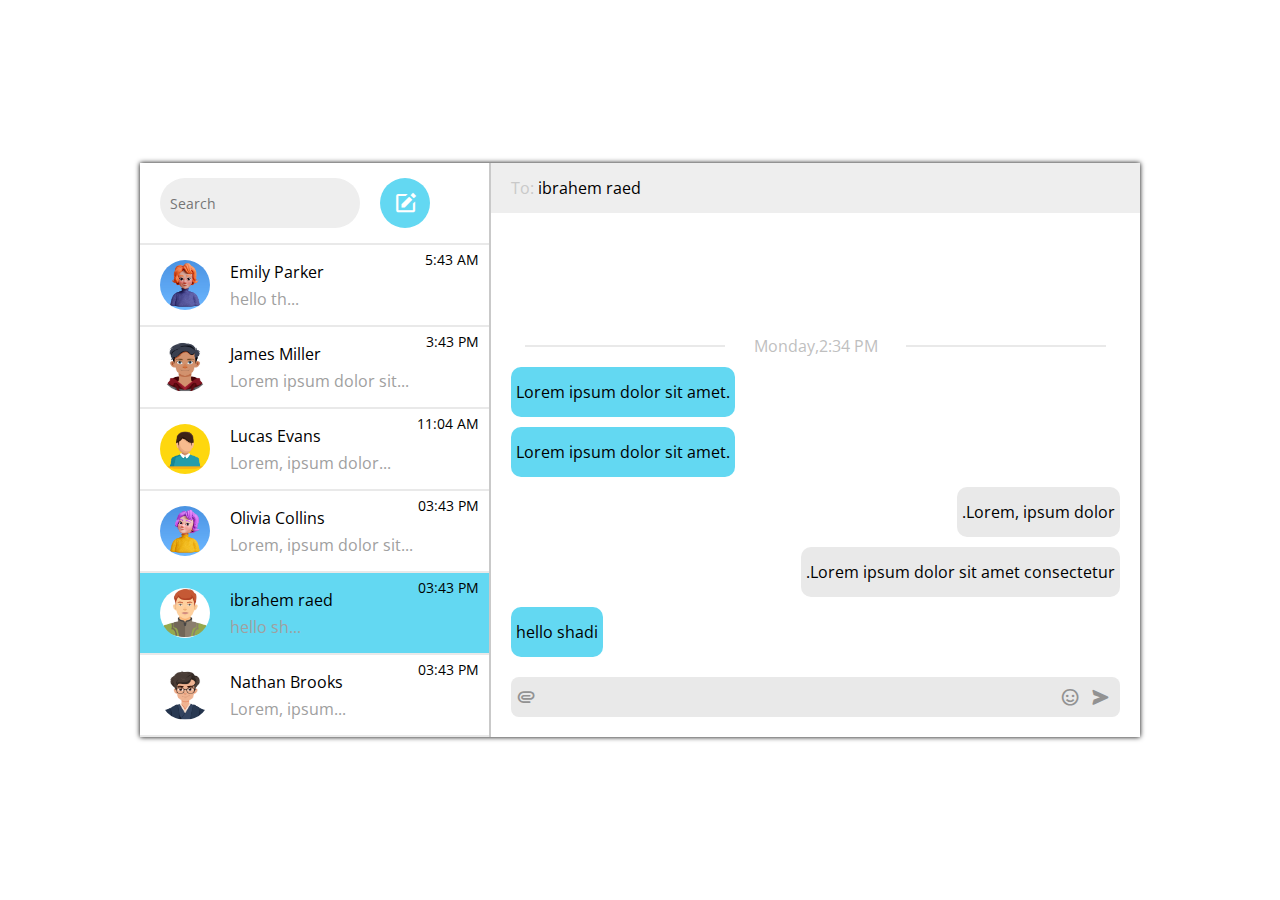
<file: Challenges/Chat Messenger With Background/index.html>
<!DOCTYPE html>
<html lang="en">

<head>
    <meta charset="UTF-8">
    <meta name="viewport" content="width=device-width, initial-scale=1.0">
    <title>Document</title>
    <!-- css -->
    <link rel="stylesheet" href="style.css">
    <!-- Boxicons CSS -->
    <link href='https://unpkg.com/boxicons@2.1.4/css/boxicons.min.css' rel='stylesheet'>

    <link href="https://fonts.googleapis.com/css2?family=Open+Sans&display=swap" rel="stylesheet">
</head>

<body id="ibrahem">
    <div class="container">
        <div class="left">
            <div class="item search">
                <div class="search_input">
                    <input type="search" placeholder="Search">
                </div>
                <div class="search_icon">
                    <i class='bx bxs-edit'></i>
                </div>
            </div>
            <div class="item chat_1">
                <div class="image">
                    <img src="images/image_1.jpg" alt="">
                </div>
                <div class="text">
                    <p class="text_1">Emily Parker</p>
                    <p class="text_2"> hello th...</p>
                </div>
                <div class="time">
                    <span>5:43 AM</span>
                </div>
            </div>
            <div class="item chat_2">
                <div class="image">
                    <img src="images/image_2.jpg" alt="">
                </div>
                <div class="text">
                    <p class="text_1">James Miller</p>
                    <p class="text_2"> Lorem ipsum dolor sit...</p>
                </div>
                <div class="time">
                    <span>3:43 PM</span>
                </div>
            </div>
            <div class="item chat_3">
                <div class="image">
                    <img src="images/image_3.jpg" alt="">
                </div>
                <div class="text">
                    <p class="text_1">Lucas Evans</p>
                    <p class="text_2"> Lorem, ipsum dolor...</p>
                </div>
                <div class="time">
                    <span>11:04 AM</span>
                </div>
            </div>
            <div class="item chat_4">
                <div class="image">
                    <img src="images/image_4.jpg" alt="">
                </div>
                <div class="text">
                    <p class="text_1">Olivia Collins</p>
                    <p class="text_2"> Lorem, ipsum dolor sit...</p>
                </div>
                <div class="time">
                    <span>03:43 PM</span>
                </div>
            </div>
            <div class="item chat_5">
                <div class="image">
                    <img src="images/image_5.jpg" alt="">
                </div>
                <div class="text">
                    <p class="text_1">ibrahem raed</p>
                    <p class="text_2"> hello sh...</p>
                </div>
                <div class="time">
                    <span>03:43 PM</span>
                </div>
            </div>
            <div class="item chat_6">
                <div class="image">
                    <img src="images/image_6.jpg" alt="">
                </div>
                <div class="text">
                    <p class="text_1">Nathan Brooks</p>
                    <p class="text_2"> Lorem, ipsum...</p>
                </div>
                <div class="time">
                    <span>03:43 PM</span>
                </div>
            </div>

        </div>
        <div class="right">
            <div class="top">
                <p><span>To: </span>ibrahem raed</p>
            </div>
            <div class="bottom">
                <div class="date">
                    <div></div>
                    <p>Monday,2:34 PM</p>
                    <div></div>
                </div>
                <div class="chat">
                    <div class="message get_message">
                        <p>Lorem ipsum dolor sit amet.</p>
                    </div>
                    <div class="message get_message">
                        <p>Lorem ipsum dolor sit amet.</p>
                    </div>
                    <div class="message send_message">
                        <p>Lorem, ipsum dolor.</p>
                    </div>
                    <div class="message send_message">
                        <p>Lorem ipsum dolor sit amet consectetur.</p>
                    </div>
                    <div class="message get_message">
                        <p>hello shadi</p>
                    </div>
                </div>
                <div class="send_input">
                    <input type="text">
                    <i class='bx bx-paperclip'></i>
                    <i class='bx bx-smile'></i>
                    <i class='bx bxs-send'></i>
                </div>
            </div>
        </div>
    </div>
</body>

</html>
</file>
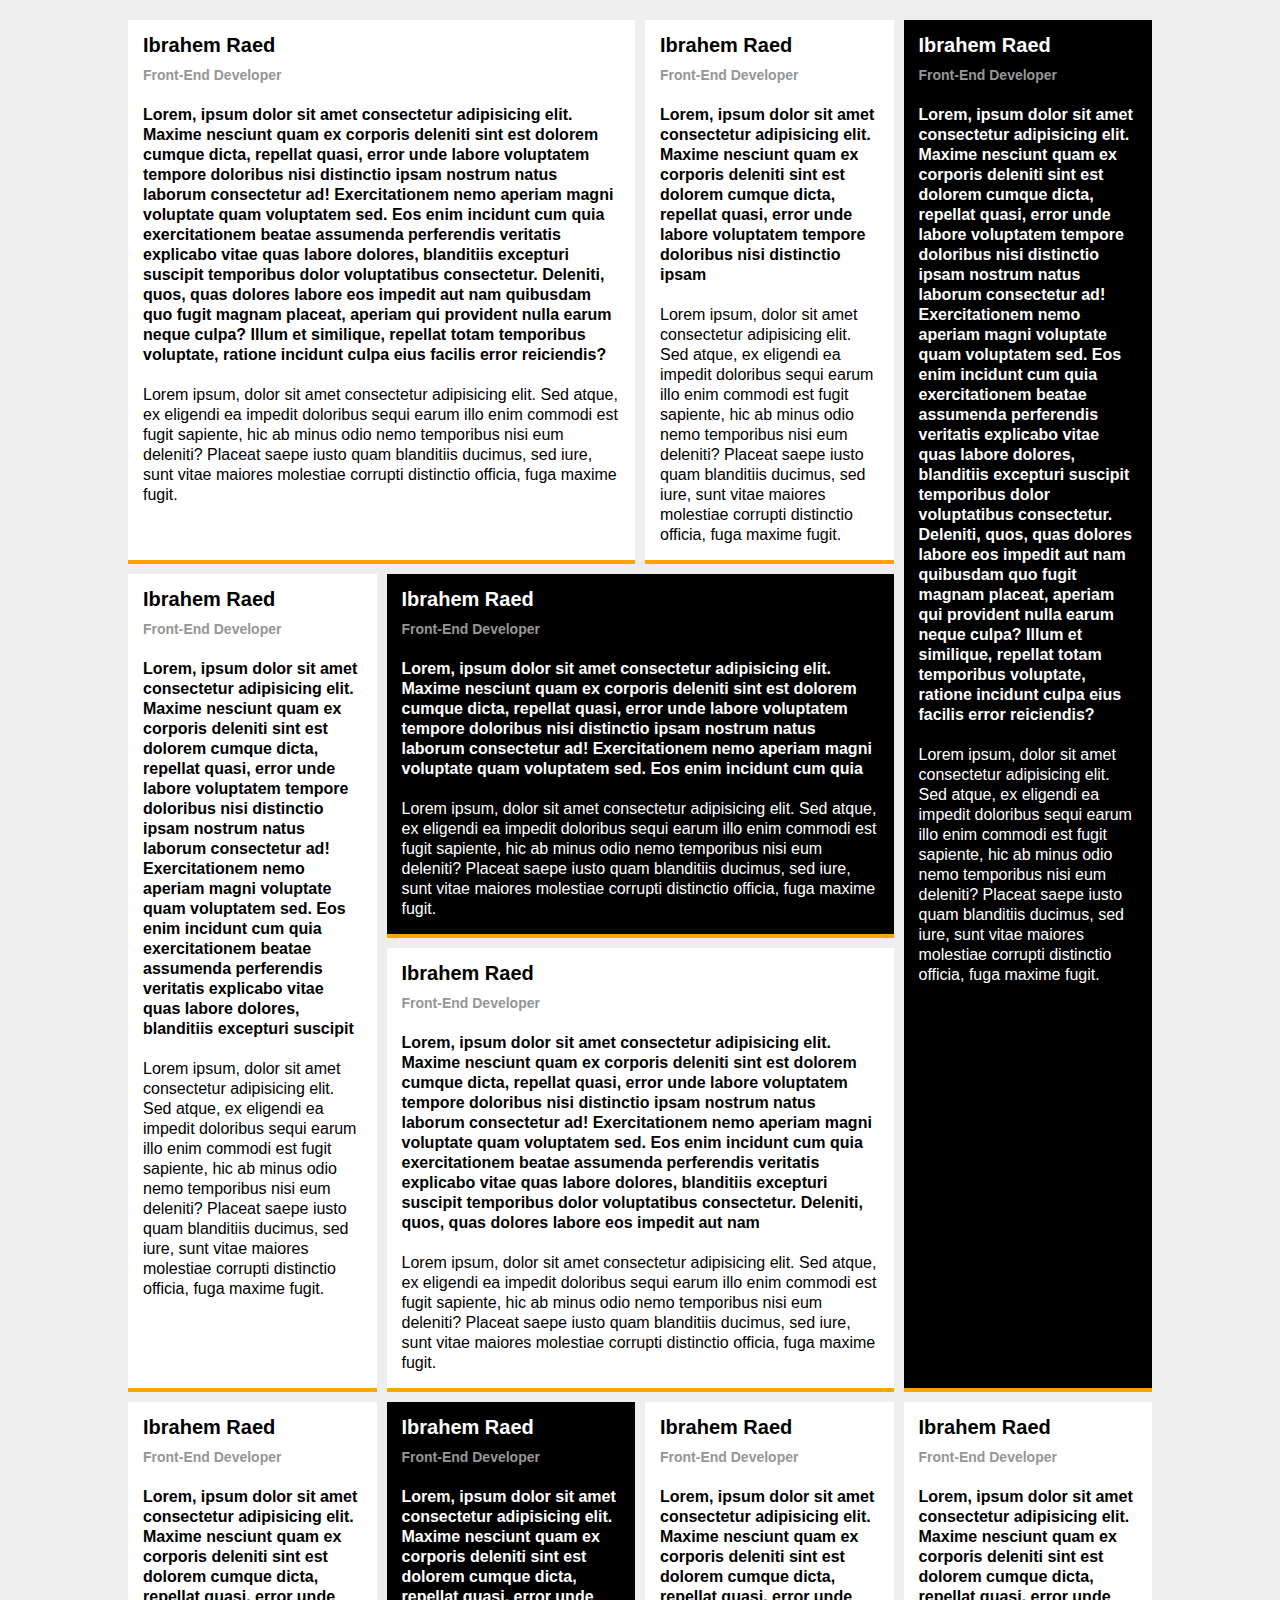
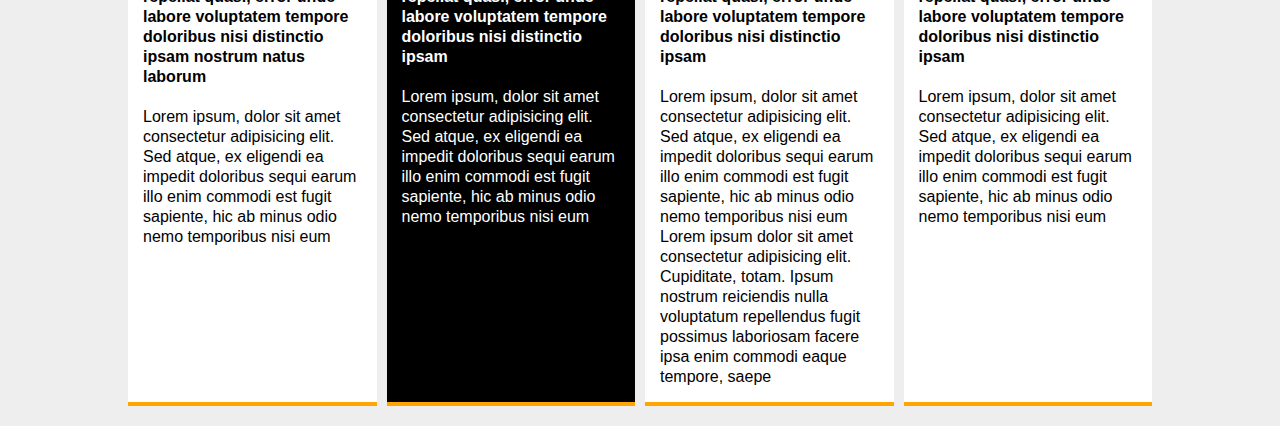
<file: Challenges/Company Team With Grid/index.html>
<!DOCTYPE html>
<html lang="en">

<head>
    <meta charset="UTF-8">
    <meta name="viewport" content="width=device-width, initial-scale=1.0">
    <title>Document</title>
    <!-- css -->
    <link rel="stylesheet" href="style.css">
    <!-- Boxicons CSS -->
    <link href='https://unpkg.com/boxicons@2.1.4/css/boxicons.min.css' rel='stylesheet'>
</head>

<body>
    <div class="container">
        <div class="members member_1">
            <div class="name_jop">
                <p class="name">ibrahem raed</p>
                <p class="jop">front-End developer</p>
            </div>
            <div class="name_description">
                <p>Lorem, ipsum dolor sit amet consectetur adipisicing elit. Maxime nesciunt quam ex corporis deleniti
                    sint est dolorem
                    cumque dicta, repellat quasi, error unde labore voluptatem tempore doloribus nisi distinctio ipsam
                    nostrum natus laborum
                    consectetur ad! Exercitationem nemo aperiam magni voluptate quam voluptatem sed. Eos enim incidunt
                    cum quia
                    exercitationem beatae assumenda perferendis veritatis explicabo vitae quas labore dolores,
                    blanditiis excepturi suscipit
                    temporibus dolor voluptatibus consectetur. Deleniti, quos, quas dolores labore eos impedit aut nam
                    quibusdam quo fugit
                    magnam placeat, aperiam qui provident nulla earum neque culpa? Illum et similique, repellat totam
                    temporibus voluptate,
                    ratione incidunt culpa eius facilis error reiciendis?
                </p>
            </div>
            <div class="jop_description">
                <p>Lorem ipsum, dolor sit amet consectetur adipisicing elit. Sed atque, ex eligendi ea impedit doloribus
                    sequi earum illo enim commodi est fugit sapiente, hic ab minus odio nemo temporibus nisi eum
                    deleniti? Placeat saepe iusto quam blanditiis ducimus, sed iure, sunt vitae maiores molestiae
                    corrupti distinctio officia, fuga maxime fugit.</p>
            </div>
        </div>
        <div class="members member_2">
            <div class="name_jop">
                <p class="name">ibrahem raed</p>
                <p class="jop">front-End developer</p>
            </div>
            <div class="name_description">
                <p>Lorem, ipsum dolor sit amet consectetur adipisicing elit. Maxime nesciunt quam ex corporis deleniti
                    sint est dolorem
                    cumque dicta, repellat quasi, error unde labore voluptatem tempore doloribus nisi distinctio ipsam
                </p>
            </div>
            <div class="jop_description">
                <p>Lorem ipsum, dolor sit amet consectetur adipisicing elit. Sed atque, ex eligendi ea impedit doloribus
                    sequi earum illo enim commodi est fugit sapiente, hic ab minus odio nemo temporibus nisi eum
                    deleniti? Placeat saepe iusto quam blanditiis ducimus, sed iure, sunt vitae maiores molestiae
                    corrupti distinctio officia, fuga maxime fugit.</p>
            </div>
        </div>
        <div class="members member_3">
            <div class="name_jop">
                <p class="name">ibrahem raed</p>
                <p class="jop">front-End developer</p>
            </div>
            <div class="name_description">
                <p>Lorem, ipsum dolor sit amet consectetur adipisicing elit. Maxime nesciunt quam ex corporis deleniti
                    sint est dolorem
                    cumque dicta, repellat quasi, error unde labore voluptatem tempore doloribus nisi distinctio ipsam
                    nostrum natus laborum
                    consectetur ad! Exercitationem nemo aperiam magni voluptate quam voluptatem sed. Eos enim incidunt
                    cum quia
                    exercitationem beatae assumenda perferendis veritatis explicabo vitae quas labore dolores,
                    blanditiis excepturi suscipit
                    temporibus dolor voluptatibus consectetur. Deleniti, quos, quas dolores labore eos impedit aut nam
                    quibusdam quo fugit
                    magnam placeat, aperiam qui provident nulla earum neque culpa? Illum et similique, repellat totam
                    temporibus voluptate,
                    ratione incidunt culpa eius facilis error reiciendis?
                </p>
            </div>
            <div class="jop_description">
                <p>Lorem ipsum, dolor sit amet consectetur adipisicing elit. Sed atque, ex eligendi ea impedit doloribus
                    sequi earum illo enim commodi est fugit sapiente, hic ab minus odio nemo temporibus nisi eum
                    deleniti? Placeat saepe iusto quam blanditiis ducimus, sed iure, sunt vitae maiores molestiae
                    corrupti distinctio officia, fuga maxime fugit.</p>
            </div>
        </div>
        <div class="members member_4">
            <div class="name_jop">
                <p class="name">ibrahem raed</p>
                <p class="jop">front-End developer</p>
            </div>
            <div class="name_description">
                <p>Lorem, ipsum dolor sit amet consectetur adipisicing elit. Maxime nesciunt quam ex corporis deleniti
                    sint est dolorem
                    cumque dicta, repellat quasi, error unde labore voluptatem tempore doloribus nisi distinctio ipsam
                    nostrum natus laborum
                    consectetur ad! Exercitationem nemo aperiam magni voluptate quam voluptatem sed. Eos enim incidunt
                    cum quia
                    exercitationem beatae assumenda perferendis veritatis explicabo vitae quas labore dolores,
                    blanditiis excepturi suscipit

                </p>
            </div>
            <div class="jop_description">
                <p>Lorem ipsum, dolor sit amet consectetur adipisicing elit. Sed atque, ex eligendi ea impedit doloribus
                    sequi earum illo enim commodi est fugit sapiente, hic ab minus odio nemo temporibus nisi eum
                    deleniti? Placeat saepe iusto quam blanditiis ducimus, sed iure, sunt vitae maiores molestiae
                    corrupti distinctio officia, fuga maxime fugit.</p>
            </div>
        </div>
        <div class="members member_5">
            <div class="name_jop">
                <p class="name">ibrahem raed</p>
                <p class="jop">front-End developer</p>
            </div>
            <div class="name_description">
                <p>Lorem, ipsum dolor sit amet consectetur adipisicing elit. Maxime nesciunt quam ex corporis deleniti
                    sint est dolorem
                    cumque dicta, repellat quasi, error unde labore voluptatem tempore doloribus nisi distinctio ipsam
                    nostrum natus laborum
                    consectetur ad! Exercitationem nemo aperiam magni voluptate quam voluptatem sed. Eos enim incidunt
                    cum quia
                </p>
            </div>
            <div class="jop_description">
                <p>Lorem ipsum, dolor sit amet consectetur adipisicing elit. Sed atque, ex eligendi ea impedit doloribus
                    sequi earum illo enim commodi est fugit sapiente, hic ab minus odio nemo temporibus nisi eum
                    deleniti? Placeat saepe iusto quam blanditiis ducimus, sed iure, sunt vitae maiores molestiae
                    corrupti distinctio officia, fuga maxime fugit.</p>
            </div>
        </div>
        <div class="members member_6">
            <div class="name_jop">
                <p class="name">ibrahem raed</p>
                <p class="jop">front-End developer</p>
            </div>
            <div class="name_description">
                <p>Lorem, ipsum dolor sit amet consectetur adipisicing elit. Maxime nesciunt quam ex corporis deleniti
                    sint est dolorem
                    cumque dicta, repellat quasi, error unde labore voluptatem tempore doloribus nisi distinctio ipsam
                    nostrum natus laborum
                    consectetur ad! Exercitationem nemo aperiam magni voluptate quam voluptatem sed. Eos enim incidunt
                    cum quia
                    exercitationem beatae assumenda perferendis veritatis explicabo vitae quas labore dolores,
                    blanditiis excepturi suscipit
                    temporibus dolor voluptatibus consectetur. Deleniti, quos, quas dolores labore eos impedit aut nam
                </p>
            </div>
            <div class="jop_description">
                <p>Lorem ipsum, dolor sit amet consectetur adipisicing elit. Sed atque, ex eligendi ea impedit doloribus
                    sequi earum illo enim commodi est fugit sapiente, hic ab minus odio nemo temporibus nisi eum
                    deleniti? Placeat saepe iusto quam blanditiis ducimus, sed iure, sunt vitae maiores molestiae
                    corrupti distinctio officia, fuga maxime fugit.</p>
            </div>
        </div>
        <div class="members member_7">
            <div class="name_jop">
                <p class="name">ibrahem raed</p>
                <p class="jop">front-End developer</p>
            </div>
            <div class="name_description">
                <p>Lorem, ipsum dolor sit amet consectetur adipisicing elit. Maxime nesciunt quam ex corporis deleniti
                    sint est dolorem
                    cumque dicta, repellat quasi, error unde labore voluptatem tempore doloribus nisi distinctio ipsam
                    nostrum natus laborum

                </p>
            </div>
            <div class="jop_description">
                <p>Lorem ipsum, dolor sit amet consectetur adipisicing elit. Sed atque, ex eligendi ea impedit doloribus
                    sequi earum illo enim commodi est fugit sapiente, hic ab minus odio nemo temporibus nisi eum
                </p>
            </div>
        </div>
        <div class="members member_8">
            <div class="name_jop">
                <p class="name">ibrahem raed</p>
                <p class="jop">front-End developer</p>
            </div>
            <div class="name_description">
                <p>Lorem, ipsum dolor sit amet consectetur adipisicing elit. Maxime nesciunt quam ex corporis deleniti
                    sint est dolorem
                    cumque dicta, repellat quasi, error unde labore voluptatem tempore doloribus nisi distinctio ipsam
                </p>
            </div>
            <div class="jop_description">
                <p>Lorem ipsum, dolor sit amet consectetur adipisicing elit. Sed atque, ex eligendi ea impedit doloribus
                    sequi earum illo enim commodi est fugit sapiente, hic ab minus odio nemo temporibus nisi eum
                </p>
            </div>
        </div>
        <div class="members member_9">
            <div class="name_jop">
                <p class="name">ibrahem raed</p>
                <p class="jop">front-End developer</p>
            </div>
            <div class="name_description">
                <p>Lorem, ipsum dolor sit amet consectetur adipisicing elit. Maxime nesciunt quam ex corporis deleniti
                    sint est dolorem
                    cumque dicta, repellat quasi, error unde labore voluptatem tempore doloribus nisi distinctio ipsam
                </p>
            </div>
            <div class="jop_description">
                <p>Lorem ipsum, dolor sit amet consectetur adipisicing elit. Sed atque, ex eligendi ea impedit doloribus
                    sequi earum illo enim commodi est fugit sapiente, hic ab minus odio nemo temporibus nisi eum
                    Lorem ipsum dolor sit amet consectetur adipisicing elit. Cupiditate, totam. Ipsum nostrum reiciendis
                    nulla voluptatum repellendus fugit possimus laboriosam facere ipsa enim commodi eaque tempore, saepe
                </p>
            </div>
        </div>
        <div class="members member_10">
            <div class="name_jop">
                <p class="name">ibrahem raed</p>
                <p class="jop">front-End developer</p>
            </div>
            <div class="name_description">
                <p>Lorem, ipsum dolor sit amet consectetur adipisicing elit. Maxime nesciunt quam ex corporis deleniti
                    sint est dolorem
                    cumque dicta, repellat quasi, error unde labore voluptatem tempore doloribus nisi distinctio ipsam
                </p>
            </div>
            <div class="jop_description">
                <p>Lorem ipsum, dolor sit amet consectetur adipisicing elit. Sed atque, ex eligendi ea impedit doloribus
                    sequi earum illo enim commodi est fugit sapiente, hic ab minus odio nemo temporibus nisi eum
                </p>
            </div>
        </div>
    </div>
</body>

</html>
</file>
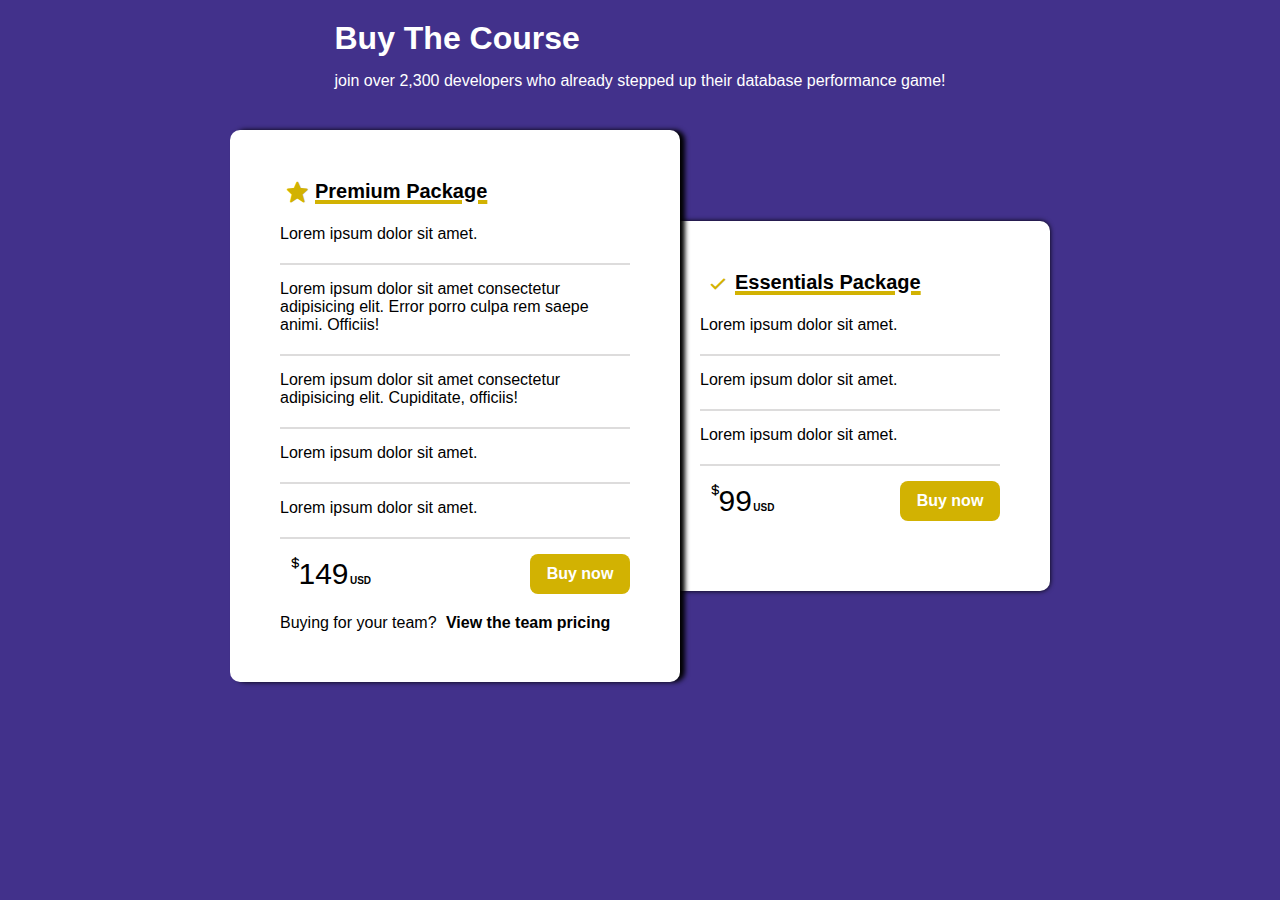
<file: Challenges/Course Offer Box/index.html>
<!DOCTYPE html>
<html lang="en">

<head>
    <meta charset="UTF-8">
    <meta name="viewport" content="width=device-width, initial-scale=1.0">
    <title>Document</title>
    <!-- css -->
    <link rel="stylesheet" href="style.css">
    <!-- Boxicons CSS -->
    <link href='https://unpkg.com/boxicons@2.1.4/css/boxicons.min.css' rel='stylesheet'>
</head>

<body>
    <div class="container">
        <div class="tilel">
            <h1>buy the course</h1>
            <span>join over 2,300 developers who already stepped up their database performance game!</span>
        </div>
        <div class="content">
            <div class="container_1">
                <div class="top">
                    <i class='bx bxs-star'></i>
                    <span>premium package</span>
                </div>
                <div class="middle">
                    <div class="allText">
                        <p class="text text_1"> Lorem ipsum dolor sit amet.</p>
                        <p class="text text_2">Lorem ipsum dolor sit amet consectetur adipisicing elit. Error porro culpa rem saepe
                            animi.
                            Officiis!</p>
                        <p class="text text_3">Lorem ipsum dolor sit amet consectetur adipisicing elit. Cupiditate, officiis!</p>
                        <p class="text text_4">Lorem ipsum dolor sit amet.</p>
                        <p class="text text_5">Lorem ipsum dolor sit amet.</p>
                    </div>
                    <div class="priceButton">
                        <div class="price">
                            <i class='bx bx-dollar'></i>
                            <span class="span_1">149</span>
                            <span class="span_2">USD</span>
                        </div>
                        <div class="button">
                            <input type="submit" value="Buy now">
                        </div>
                    </div>
                </div>
                <div class="bottom">
                    <span>Buying for your team?</span>
                    <a href="#">View the team pricing</a>
                </div>
            </div>
            
            <div class="container_2">
                <div class="top">
                    <i class='bx bx-check'></i>
                    <span>essentials package</span>
                </div>
                <div class="middle">
                    <div class="allText">
                        <p class="text text_1">Lorem ipsum dolor sit amet.</p>
                        <p class="text text_2">Lorem ipsum dolor sit amet.</p>
                        <p class="text text_3">Lorem ipsum dolor sit amet.</p>
                    </div>
                    <div class="priceButton">
                        <div class="price">
                            <i class='bx bx-dollar'></i>
                            <span class="span_1">99</span>
                            <span class="span_2">USD</span>
                        </div>
                        <div class="button">
                            <input type="submit" value="Buy now">
                        </div>
                    </div>
                </div>
            </div>
        </div>
    </div>
</body>

</html>
</file>
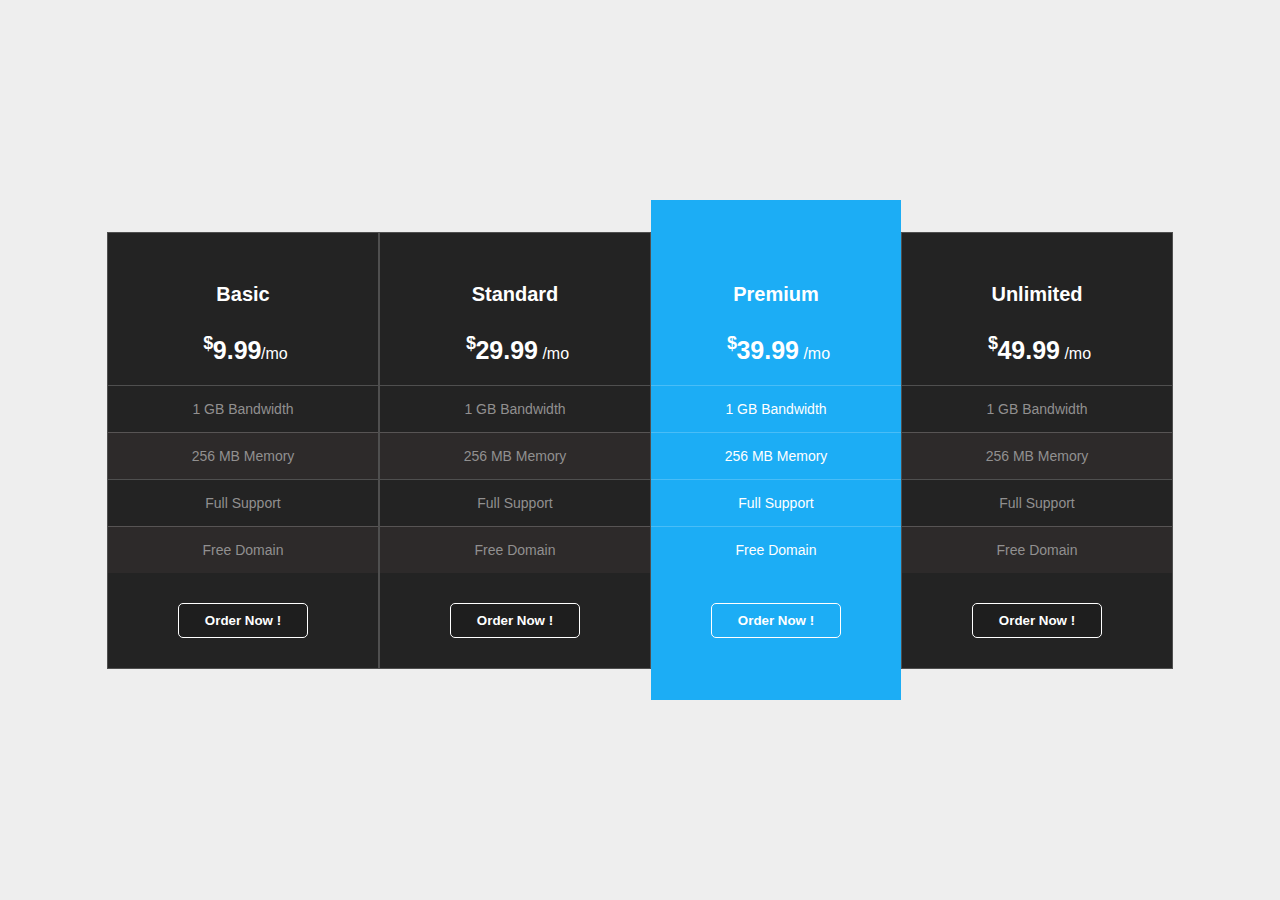
<file: Challenges/Dark Pricing Table/index.html>
<!DOCTYPE html>
<html lang="en">

<head>
    <meta charset="UTF-8">
    <meta name="viewport" content="width=device-width, initial-scale=1.0">
    <title>Document</title>
    <!-- css -->
    <link rel="stylesheet" href="style.css">
</head>

<body>
    <div class="container">
        <div class="basic">
            <div class="title_price">
                <div class="title">
                    <p>basic</p>
                </div>
                <div class="price">
                    <span class="span_1">$</span>
                    <span class="span_2">9.99</span>
                    <span class="span_3">/mo</span>
                </div>
            </div>
            <div class="items">
                <div class="item item_1">
                    <p>1 GB bandwidth</p>
                </div>
                <div class="item item_2">
                    <p>256 MB memory</p>
                </div>
                <div class="item item_3">
                    <p>full support</p>
                </div>
                <div class="item item_4">
                    <p>free domain</p>
                </div>
            </div>
            <div class="button">
                <input type="submit" value="order now !">
            </div>
        </div>
        <div class="standard">
            <div class="title_price">
                <div class="title">
                    <p>standard</p>
                </div>
                <div class="price">
                    <span class="span_1">$</span>
                    <span class="span_2">29.99</span>
                    <span class="span_3">/mo</span>
                </div>
            </div>
            <div class="items">
                <div class="item item_1">
                    <p>1 GB bandwidth</p>
                </div>
                <div class="item item_2">
                    <p>256 MB memory</p>
                </div>
                <div class="item item_3">
                    <p>full support</p>
                </div>
                <div class="item item_4">
                    <p>free domain</p>
                </div>
            </div>
            <div class="button">
                <input type="submit" value="order now !">
            </div>
        </div>
        <div class="premium">
            <div class="title_price">
                <div class="title">
                    <p>premium</p>
                </div>
                <div class="price">
                    <span class="span_1">$</span>
                    <span class="span_2">39.99</span>
                    <span class="span_3">/mo</span>
                </div>
            </div>
            <div class="items">
                <div class="item item_1">
                    <p>1 GB bandwidth</p>
                </div>
                <div class="item item_2">
                    <p>256 MB memory</p>
                </div>
                <div class="item item_3">
                    <p>full support</p>
                </div>
                <div class="item item_4">
                    <p>free domain</p>
                </div>
            </div>
            <div class="button">
                <input type="submit" value="order now !">
            </div>
        </div>
        <div class="unlimited">
            <div class="title_price">
                <div class="title">
                    <p>unlimited</p>
                </div>
                <div class="price">
                    <span class="span_1">$</span>
                    <span class="span_2">49.99</span>
                    <span class="span_3">/mo</span>
                </div>
            </div>
            <div class="items">
                <div class="item item_1">
                    <p>1 GB bandwidth</p>
                </div>
                <div class="item item_2">
                    <p>256 MB memory</p>
                </div>
                <div class="item item_3">
                    <p>full support</p>
                </div>
                <div class="item item_4">
                    <p>free domain</p>
                </div>
            </div>
            <div class="button">
                <input type="submit" value="order now !">
            </div>
        </div>
    </div>
</body>

</html>
</file>
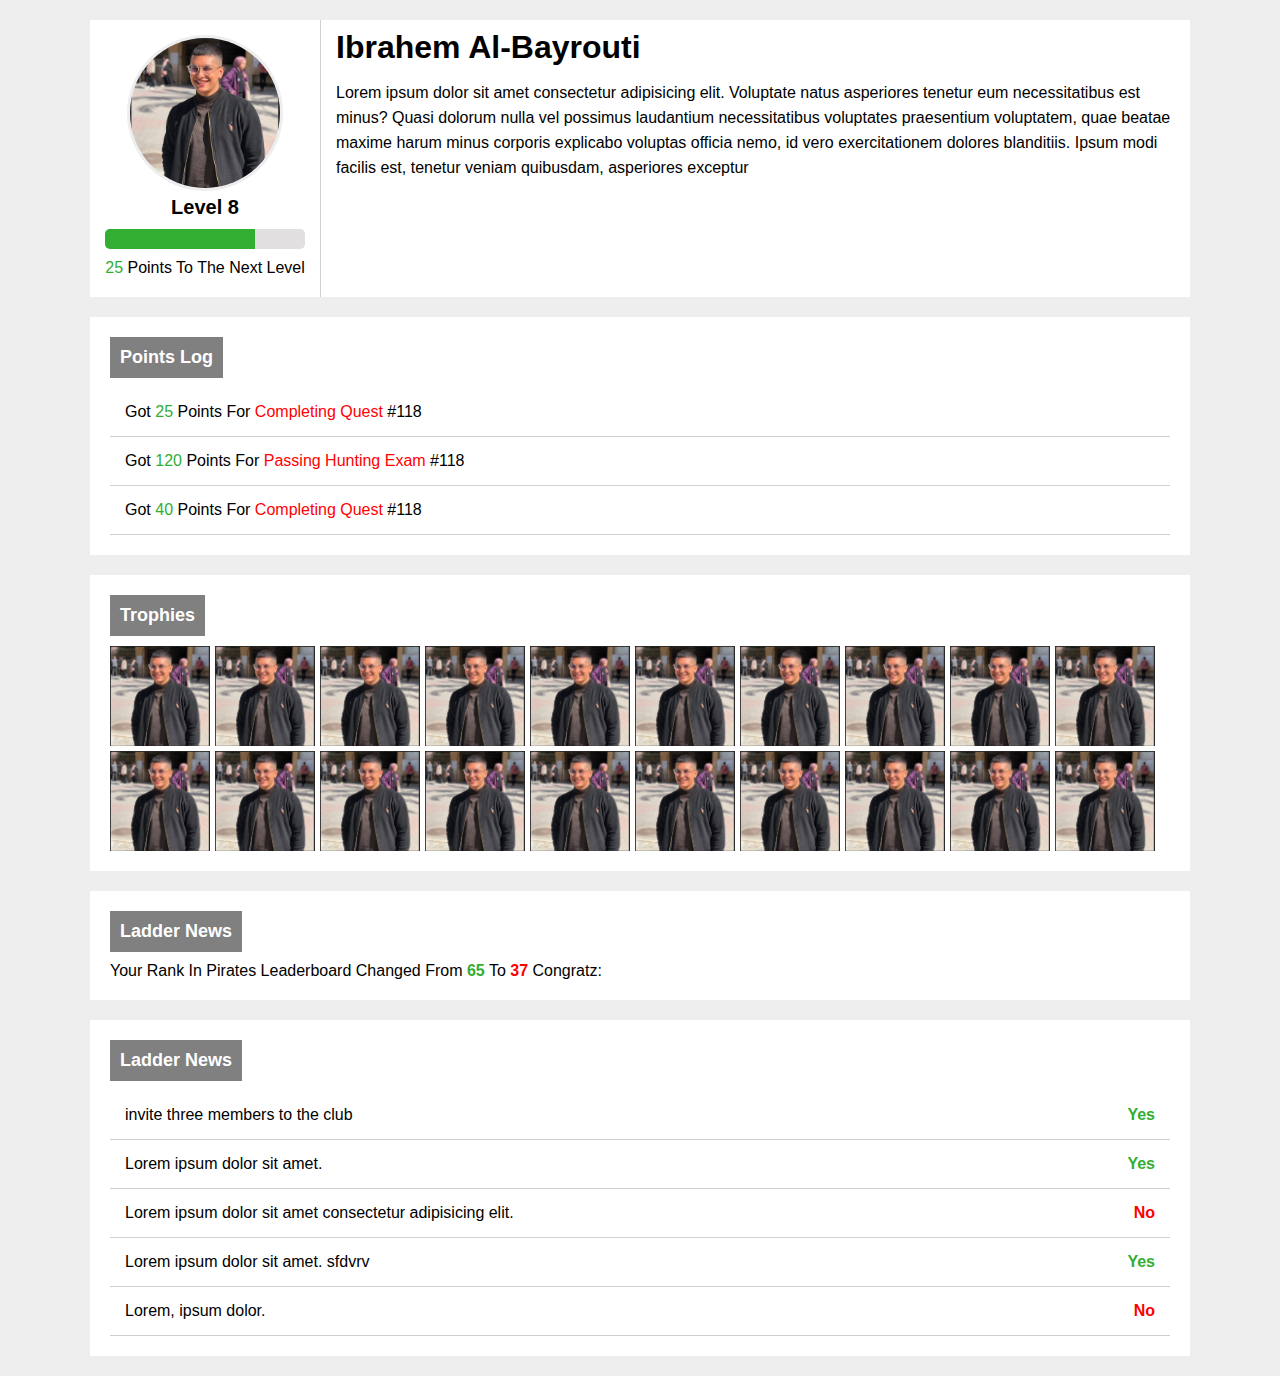
<file: Challenges/Gaming Profile Sections/index.html>
<!DOCTYPE html>
<html lang="en">

<head>
    <meta charset="UTF-8">
    <title>Document</title>
    <!-- css -->
    <link rel="stylesheet" href="style.css">
</head>

<body>
    <div class="container">
        <div class="player">
            <div class="left">
                <div class="player_photo">
                    <img src="‏‏لقطة الشاشة (204).png" alt="photo">
                </div>
                <div class="level_number">
                    <p>level 8</p>
                </div>
                <div class="level_rang">
                    <div></div>
                </div>
                <div class="point_to_next_level">
                    <p><span>25</span> points to the next level</p>
                </div>
            </div>
            <div class="right">
                <div class="player_name">
                    <h1>ibrahem al-Bayrouti</h1>
                </div>
                <div class="player_description">
                    <p>Lorem ipsum dolor sit amet consectetur adipisicing elit. Voluptate natus asperiores tenetur eum
                        necessitatibus est minus? Quasi dolorum nulla vel possimus laudantium necessitatibus voluptates
                        praesentium voluptatem, quae beatae maxime harum minus corporis explicabo voluptas officia nemo,
                        id vero exercitationem dolores blanditiis. Ipsum modi facilis est, tenetur veniam quibusdam,
                        asperiores exceptur
                    </p>
                </div>
            </div>
        </div>
        <div class="points">
            <div class="titele">
                <span>points log</span>
            </div>
            <div class="points_items">
                <div class="item item_1">
                    <p>got <span class="num_of_points">25</span> points for <span class="points_from">completing
                            quest</span> #118</p>
                </div>
                <div class="item item_2">
                    <p>got <span class="num_of_points">120</span> points for <span class="points_from">passing hunting
                            exam</span> #118</p>
                </div>
                <div class="item item_3">
                    <p>got <span class="num_of_points">40</span> points for <span class="points_from">completing
                            quest</span> #118</p>
                </div>
            </div>

        </div>
        <div class="trophies">
            <div class="titele">
                <p>trophies</p>
            </div>
            <div class="container_for_troghies_img">
                <div class="trophies-img">
                    <img src="‏‏لقطة الشاشة (204).png" alt="photo">
                </div>
                <div class="trophies-img">
                    <img src="‏‏لقطة الشاشة (204).png" alt="photo">
                </div>
                <div class="trophies-img">
                    <img src="‏‏لقطة الشاشة (204).png" alt="photo">
                </div>
                <div class="trophies-img">
                    <img src="‏‏لقطة الشاشة (204).png" alt="photo">
                </div>
                <div class="trophies-img">
                    <img src="‏‏لقطة الشاشة (204).png" alt="photo">
                </div>
                <div class="trophies-img">
                    <img src="‏‏لقطة الشاشة (204).png" alt="photo">
                </div>
                <div class="trophies-img">
                    <img src="‏‏لقطة الشاشة (204).png" alt="photo">
                </div>
                <div class="trophies-img">
                    <img src="‏‏لقطة الشاشة (204).png" alt="photo">
                </div>
                <div class="trophies-img">
                    <img src="‏‏لقطة الشاشة (204).png" alt="photo">
                </div>
                <div class="trophies-img">
                    <img src="‏‏لقطة الشاشة (204).png" alt="photo">
                </div>
                <div class="trophies-img">
                    <img src="‏‏لقطة الشاشة (204).png" alt="photo">
                </div>
                <div class="trophies-img">
                    <img src="‏‏لقطة الشاشة (204).png" alt="photo">
                </div>
                <div class="trophies-img">
                    <img src="‏‏لقطة الشاشة (204).png" alt="photo">
                </div>
                <div class="trophies-img">
                    <img src="‏‏لقطة الشاشة (204).png" alt="photo">
                </div>
                <div class="trophies-img">
                    <img src="‏‏لقطة الشاشة (204).png" alt="photo">
                </div>
                <div class="trophies-img">
                    <img src="‏‏لقطة الشاشة (204).png" alt="photo">
                </div>
                <div class="trophies-img">
                    <img src="‏‏لقطة الشاشة (204).png" alt="photo">
                </div>
                <div class="trophies-img">
                    <img src="‏‏لقطة الشاشة (204).png" alt="photo">
                </div>
                <div class="trophies-img">
                    <img src="‏‏لقطة الشاشة (204).png" alt="photo">
                </div>
                <div class="trophies-img">
                    <img src="‏‏لقطة الشاشة (204).png" alt="photo">
                </div>
            </div>
        </div>
        <div class="news">
            <div class="titele">
                <p>ladder news</p>
            </div>
            <div class="news_1">
                <p>your rank in pirates leaderboard changed from <span class="span_1">65</span> to 
                    <span class="span_2">37</span> congratz:</p>
            </div>
        </div>
        <div class="your_power">
            <div class="titele">
                <p>ladder news</p>
            </div>
            <div class="item your_power_1">
                <p>invite three members to the club</p>
                <p class="yes">yes</p>
            </div>
            <div class="item your_power_2">
                <p>Lorem ipsum dolor sit amet.</p>
                <p class="yes">yes</p>
            </div>
            <div class="item your_power_1">
                <p>Lorem ipsum dolor sit amet consectetur adipisicing elit.</p>
                <p class="no">no</p>
            </div>
            <div class="item your_power_1">
                <p>Lorem ipsum dolor sit amet. sfdvrv</p>
                <p  class="yes">yes</p>
            </div>
            <div class="item your_power_1">
                <p>Lorem, ipsum dolor.</p>
                <p class="no">no</p>
            </div>
        </div>
    </div>
</body>

</html>
</file>
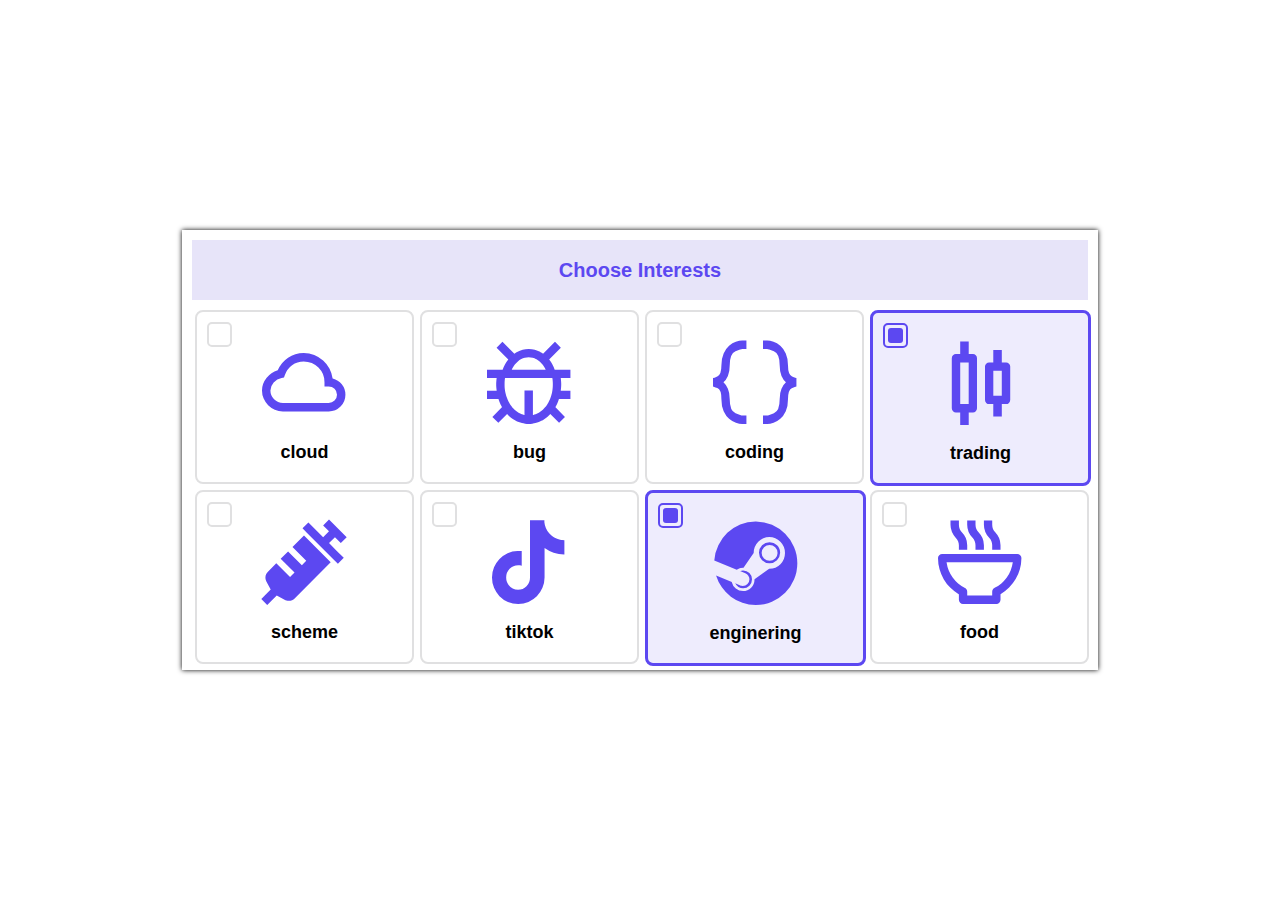
<file: Challenges/Interests Boxes Select/index.html>
<!DOCTYPE html>
<html lang="en">

<head>
    <meta charset="UTF-8">
    <meta name="viewport" content="width=device-width, initial-scale=1.0">
    <title>Document</title>
    <!-- css -->
    <link rel="stylesheet" href="style.css">
    <!-- boxicons -->
    <link href="https://unpkg.com/boxicons@2.1.4/css/boxicons.min.css" rel="stylesheet" />
</head>

<body>
    <div class="container">
        <div class="titele">
            <p>choose interests</p>
        </div>
        <div class="items">
            <div class="item item_1">
                <label>
                    <input type="checkbox">
                    <span class="check">
                        <span></span>
                    </span>
                    <i class='bx bx-cloud'></i>
                    <p>cloud</p>
                </label>
            </div>
            <div class="item item_2">
                <label>
                    <input type="checkbox">
                    <span class="check">
                        <span></span>
                    </span>
                    <i class='bx bx-bug'></i>
                    <p>bug</p>
                </label>
            </div>
            <div class="item item_3">
                <label>
                    <input type="checkbox">
                    <span class="check">
                        <span></span>
                    </span>
                    <i class='bx bx-code-curly'></i>
                    <p>coding</p>
                </label>
            </div>
            <div class="item item_4">
                <label>
                    <input type="checkbox" checked>
                    <span class="check">
                        <span></span>
                    </span>
                    <i class='bx bx-candles'></i>
                    <p>trading</p>
                </label>
            </div>
            <div class="item item_5">
                <label>
                    <input type="checkbox">
                    <span class="check">
                        <span></span>
                    </span>
                    <i class='bx bxs-injection'></i>
                    <p>scheme</p>
                </label>
            </div>
            <div class="item item_6">
                <label>
                    <input type="checkbox">
                    <span class="check">
                        <span></span>
                    </span>
                    <i class='bx bxl-tiktok'></i>
                    <p>tiktok</p>
                </label>
            </div>
            <div class="item item_7">
                <label>
                    <input type="checkbox" checked>
                    <span class="check">
                        <span></span>
                    </span>
                    <i class='bx bxl-steam'></i>
                    <p>enginering</p>
                </label>
            </div>
            <div class="item item_8">
                <label>
                    <input type="checkbox">
                    <span class="check">
                        <span></span>
                    </span>
                    <i class='bx bx-bowl-hot'></i>
                    <p>food</p>
                </label>
            </div>
        </div>
    </div>
    </div>
</body>

</html>
</file>
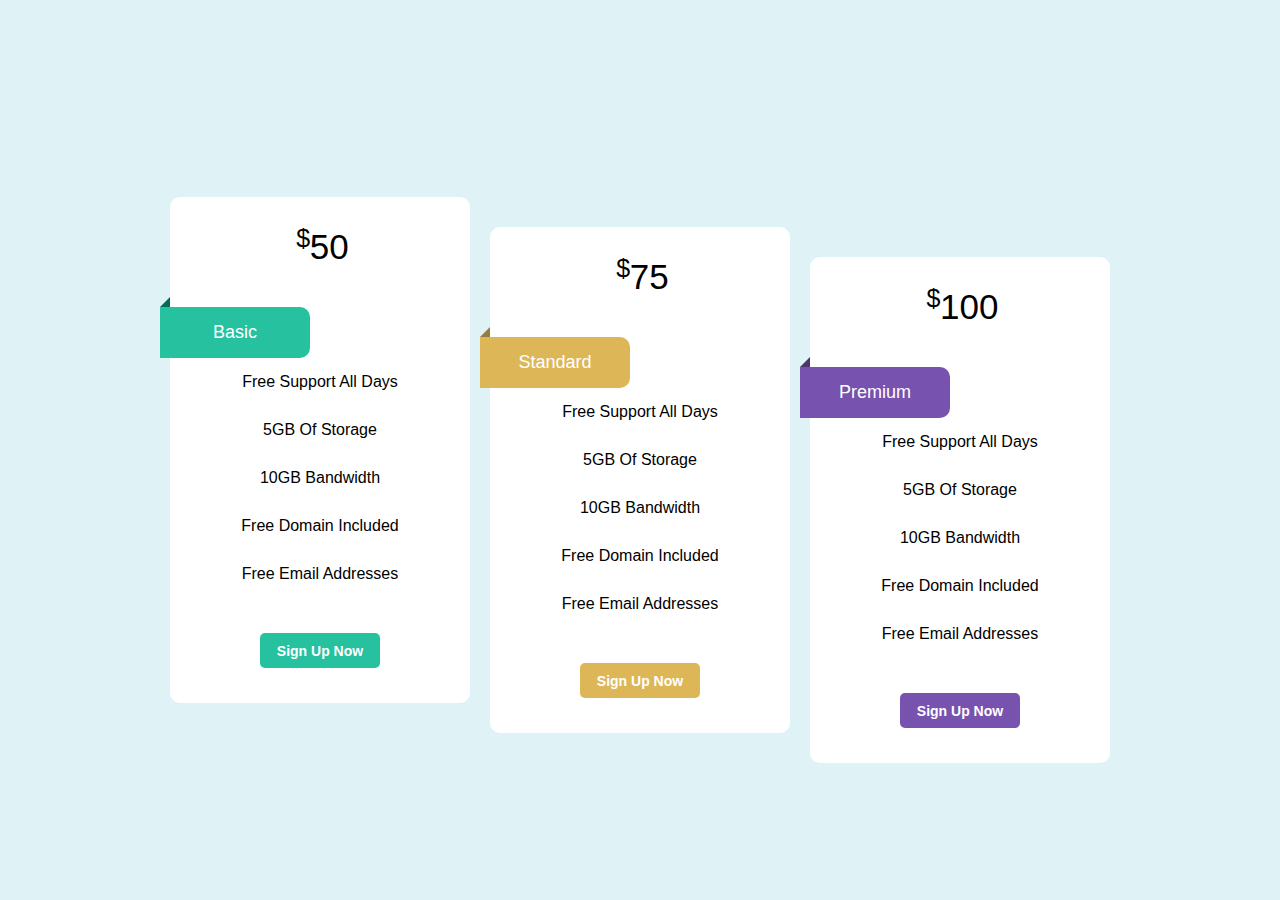
<file: Challenges/Pricing Plans With Ribbons/index.html>
<!DOCTYPE html>
<html lang="en">
<head>
    <meta charset="UTF-8">
    <meta name="viewport" content="width=device-width, initial-scale=1.0">
    <title>Document</title>
    <!-- css -->
     <link rel="stylesheet" href="style.css">
</head>
<body>
    <div class="container">
        <div class="section basic">
            <div class="price">
                <span class="span_1">$</span>
                <span class="span_2">50</span>
            </div>
            <div class="ribbons">
                <div class="triangle"></div>
                <p>basic</p>
            </div>
            <div class="items">
                <div class="item item_1">
                    <p>free support all days</p>
                </div>
                <div class="item item_2">
                    <p>5GB of storage</p>
                </div>
                <div class="item item_3">
                    <p>10GB bandwidth</p>
                </div>
                <div class="item item_4">
                    <p>free domain included</p>
                </div>
                <div class="item item_1">
                    <p>free email addresses</p>
                </div>
            </div>
            <div class="button">
                <input type="submit" value="sign up now">
            </div>
        </div>
        <div class="section standard">
            <div class="price">
                <span class="span_1">$</span>
                <span class="span_2">75</span>
            </div>
            <div class="ribbons">
                <div class="triangle"></div>
                <p>standard</p>
            </div>
            <div class="items">
                <div class="item item_1">
                    <p>free support all days</p>
                </div>
                <div class="item item_2">
                    <p>5GB of storage</p>
                </div>
                <div class="item item_3">
                    <p>10GB bandwidth</p>
                </div>
                <div class="item item_4">
                    <p>free domain included</p>
                </div>
                <div class="item item_1">
                    <p>free email addresses</p>
                </div>
            </div>
            <div class="button">
                <input type="submit" value="sign up now">
            </div>
        </div>
        <div class="section premium">
            <div class="price">
                <span class="span_1">$</span>
                <span class="span_2">100</span>
            </div>
            <div class="ribbons">
                <div class="triangle"></div>
                <p>premium</p>
            </div>
            <div class="items">
                <div class="item item_1">
                    <p>free support all days</p>
                </div>
                <div class="item item_2">
                    <p>5GB of storage</p>
                </div>
                <div class="item item_3">
                    <p>10GB bandwidth</p>
                </div>
                <div class="item item_4">
                    <p>free domain included</p>
                </div>
                <div class="item item_1">
                    <p>free email addresses</p>
                </div>
            </div>
            <div class="button">
                <input type="submit" value="sign up now">
            </div>
        </div>
    </div>
</body>
</html>
</file>
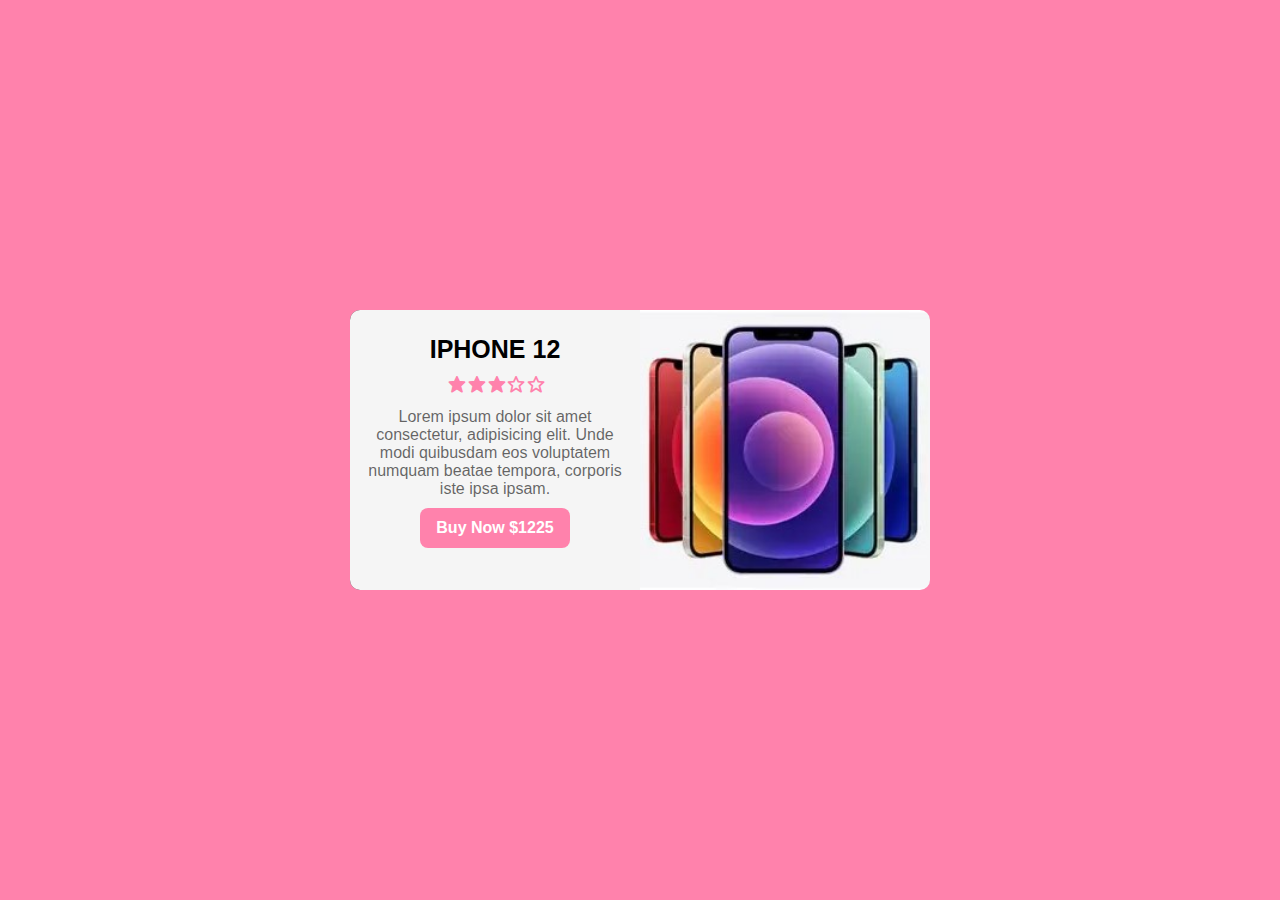
<file: Challenges/Product Card Design/index.html>
<!DOCTYPE html>
<html lang="en">
<head>
    <meta charset="UTF-8">
    <title>Document</title>
    <link rel="stylesheet" href="style.css">
    <!-- Boxicons CSS -->
    <link href='https://unpkg.com/boxicons@2.1.4/css/boxicons.min.css' rel='stylesheet'>
</head>
<body>
    <div class="container">
        <div class="info">
            <p class="title">Iphone 12</p>
            <div class="rate">
                <i class='bx bxs-star'></i>
                <i class='bx bxs-star'></i>
                <i class='bx bxs-star'></i>
                <i class='bx bx-star'></i>
                <i class='bx bx-star'></i>
            </div>
            <p class="text">Lorem ipsum dolor sit amet consectetur, adipisicing elit. Unde modi quibusdam eos voluptatem numquam beatae tempora, corporis iste ipsa ipsam.</p>
            <button type="button">Buy Now $1225</button>
        </div>
        <div class="slider">
            <ul>
                <li>Chipset Apple A14 Bionic (5 nm)</li>
                <li>CPU Hexa-core</li>
                <li>GPU Apple GPU (4-core graphics)</li>
                <li>Dual 12 MP, f/2.2, 23mm (wide), 1/3.6*</li>
                <li>Loudspeaker Yes, with stereo speakers</li>
                <li>USB Lightning, USB 2.0</li>
            </ul>
        </div>
    </div>
</body>
</html>
</file>
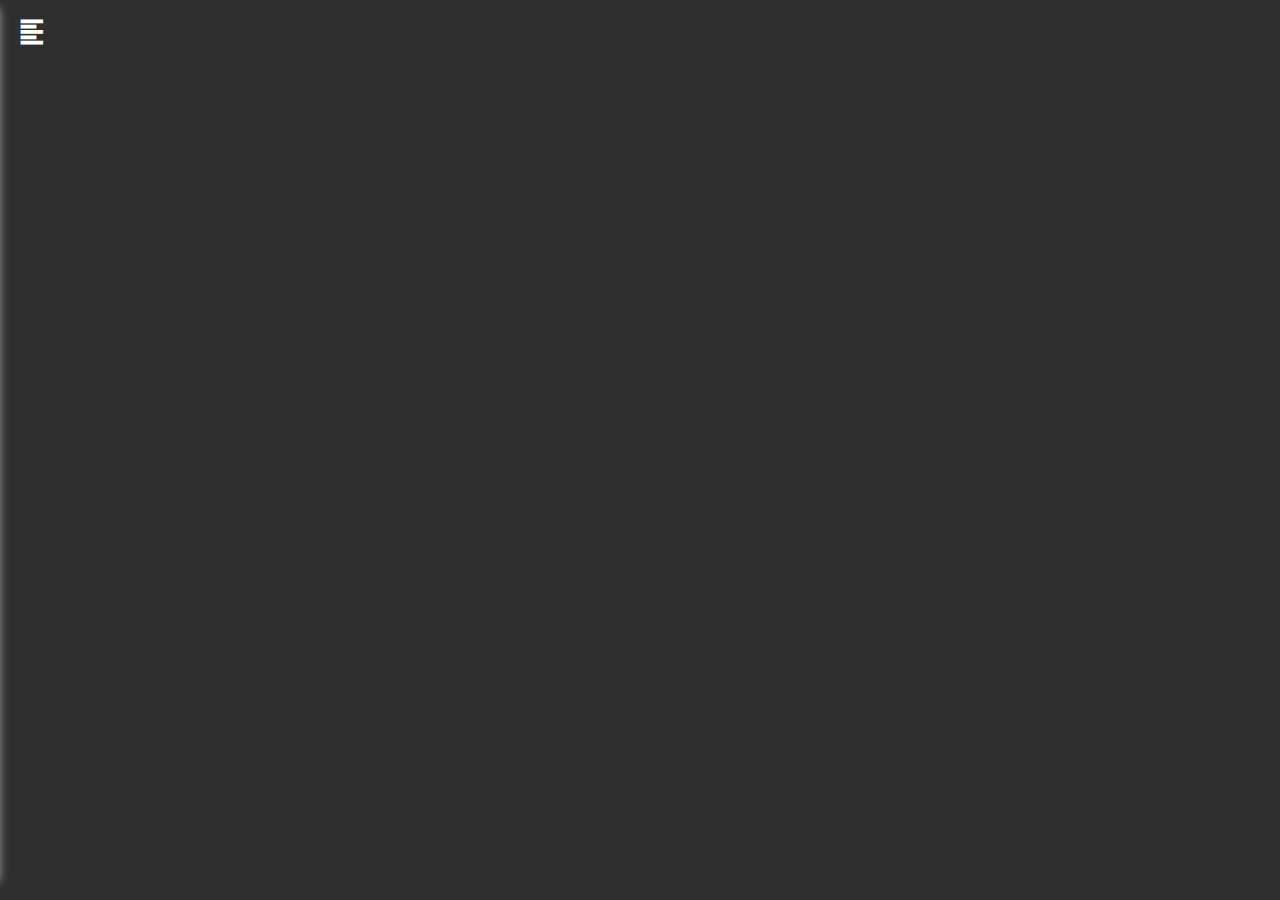
<file: Challenges/Side Bar/index.html>
<!DOCTYPE html>
<html lang="en">

<head>
    <meta charset="UTF-8" />
    <meta name="viewport" content="width=device-width, initial-scale=1.0" />
    <title>Side Bar</title>
    <!-- css -->
    <link rel="stylesheet" href="style.css" />
    <!-- boxicons -->
    <link href="https://unpkg.com/boxicons@2.1.4/css/boxicons.min.css" rel="stylesheet" />
</head>

<body>
    <div class="Container">
        
        <input type="checkbox" id="checkbox">
        <div class="button1">
            <label for="checkbox">
                <i class='bx bx-align-left'></i>
            </label>
        </div>

        <div class="SideBar">

            <div class="button2">
                <label for="checkbox">
                    <i class='bx bx-x'></i>
                </label>
            </div>

            <div class="SideBarLogo">
                <a href="#">Side Bar</a>
            </div>
            
            <div class="SideBarItems">
                <a href="#">
                    <i class='bx bxs-dashboard'></i>
                    Dashboard
                </a>
                <a href="#">
                    <i class='bx bx-question-mark'></i>
                    About
                </a>
                <a href="#">
                    <i class='bx bx-calendar-event'></i>
                    Events
                </a>
                <a href="#">
                    <i class='bx bxs-contact'></i>
                    contact
                </a>
                <a href="#">
                    <i class='bx bx-message-rounded-dots'></i>
                    Message
                </a>
            </div>
            
            <div class="Media">
                <a href="#">
                    <i class='bx bxl-facebook'></i>
                </a>
                <a href="#">
                    <i class='bx bxl-instagram-alt'></i>
                </a>
                <a href="#">
                    <i class='bx bxl-twitter'></i>
                </a>
                <a href="#">
                    <i class='bx bxl-youtube'></i>
                </a>
            </div>
        </div>
    </div>

    
   
</body>

</html>
</file>
<file: Challenges/Chat Messenger With Background/style.css>
* {
    margin: 0;
    padding: 0;
    font-family: 'Open Sans', sans-serif;
}

body {
    width: 100%;
    height: 100vh;
    display: flex;
    justify-content: center;
    align-items: center;
}

.container {
    width: 1000px;
    display: flex;
    box-shadow: 0 0 5px black;
}

.container .left {
    width: 350px;
}

.container .left .item {
    width: 100%;
    height: 50px;
    padding: 15px 0;
    display: flex;
    align-items: center;
    position: relative;
    border-bottom: solid 2px #e9e9e9;
}

.container .left .search .search_input {
    height: 100%;
}

.container .left .search .search_input input {
    background: #eee;
    width: 200px;
    height: 100%;
    padding-left: 10px;
    margin: 0 20px;
    border: none;
    border-radius: 50px;
    outline: none;
    font-size: 14px;
}

.container .left .search .search_icon {
    background: #63d8f2;
    width: 50px;
    height: 50px;
    border-radius: 50%;
    text-align: center;
    line-height: 60px;
}

.container .left .search .search_icon .bx {
    color: white;
    font-size: 25px;
}

.container .left .item .image {
    width: 50px;
    height: 50px;
    margin: 0 20px;
}

.container .left .item .image img {
    width: 100%;
    height: 100%;
    border-radius: 50%;
}

.container .left .item .text .text_2 {
    color: #a0a0a0;
    margin-top: 5px;
}

.container .left .item .time {
    position: absolute;
    top: 5px;
    right: 10px;
    font-size: 14px;
}

.container .left .chat_5{
    background: #63d8f2;
}

.container .right {
    width: 650px;
    border-left: solid #c9c9c9 2px;
}

.container .right .top {
    background: #eee;
    width: 100%;
    height: 50px;
    display: flex;
    align-items: center;

}

.container .right .top p {
    margin-left: 20px;
}

.container .right .top p span {
    color: #c9c9c9;
}

.container .right .bottom {
    height: calc(100% - 90px);
    padding: 20px;
    display: flex;
    flex-direction: column;
    justify-content: flex-end;
}

.container .right .bottom .date {
    color: #bfbfbf;
    display: flex;
    justify-content: space-around;
    align-items: center;
}

.container .right .bottom .date div {
    background: #e9e9e9;
    width: 200px;
    height: 2px;
}

.container .right .bottom .chat .get_message {
    width: 100%;
    height: 50px;
    margin: 10px 0;
}

.container .right .bottom .chat .get_message p {
    background: #63d8f2;
    width: fit-content;
    padding: 5px;
    line-height: 40px;
    border-radius: 10px;
}


.container .right .bottom .chat .send_message {
    width: 100%;
    height: 50px;
    margin: 10px 0;
    direction: rtl;
    align-self: flex-end;
}

.container .right .bottom .chat .send_message p {
    background: #e9e9e9;
    width: fit-content;
    height: 40px;
    padding: 5px;
    line-height: 40px;
    border-radius: 10px;
}

.container .right .bottom .send_input{
    width: 100%;
    height: 40px;
    margin-top: 10px;
    position: relative;
}

.container .right .bottom .send_input input{
    background: #e9e9e9;
    width: 95%;
    height: 100%;
    border: none;
    border-radius: 8px;
    outline: none;
    padding-left: 30px;
}

.container .right .bottom .send_input .bx{
    color: #929292;
    position: absolute;
    top: 0;
    line-height: 40px;
    font-size: 20px;
}

.container .right .bottom .send_input .bx-paperclip{
    left: 5px;
}
.container .right .bottom .send_input .bx-smile{
    right: 40px;
}
.container .right .bottom .send_input .bxs-send{
    right: 10px;
}
</file>
<file: Challenges/Company Team With Grid/style.css>
* {
    margin: 0;
    padding: 0;
    font-family: sans-serif;
}

body {
    width: 100%;
    min-height: 100vh;
    background: #eee;
    display: flex;
    justify-content: center;
}

.container {
    width: 80%;
    margin: 20px 0;
    display: grid;
    grid-template-columns: repeat(4, 1fr);
    grid-template-rows: repeat(4, auto);
    gap: 10px;
}

.member_1 {
    grid-column: 1 / span 2;
    grid-row: 1 / span 1;
}

.member_2 {
    grid-column: 3 / span 1;
    grid-row: 1 / span 1;
}

.member_3 {
    grid-column: 4 /span 1;
    grid-row: 1 / span 3;
}

.member_4 {
    grid-column: 1 / span 1;
    grid-row: 2 / span 2;
}

.member_5 {
    grid-column: 2 / span 2;
    grid-row: 2 / span 1;
}

.member_6 {
    grid-column: 2 / span 2;
    grid-row: 3 / span 1;
}

.member_7 {
    grid-column: 1 / span 1;
    grid-row: 4 / span 1;
}

.member_8 {
    grid-column: 2 / span 1;
    grid-row: 4 / span 1;
}

.member_9 {
    grid-column: 3 / span 1;
    grid-row: 4 / span 1;
}

.member_10 {
    grid-column: 4 / span 1;
    grid-row: 4 / span 1;
}

.container .members {
    background: white;
    padding: 15px;
    border-bottom: solid 4px orange;
    line-height: 20px;
}

.container .members .name_jop .name {
    margin-bottom: 10px;
    text-transform: capitalize;
    font-size: 20px;
    font-weight: 600;
}

.container .members .name_jop .jop {
    color: rgb(150, 150, 150);
    text-transform: capitalize;
    font-size: 14px;
    font-weight: 600;
}

.container .members .name_description {
    margin: 20px 0;
    font-weight: 600;
}

.member_3 , .member_5 , .member_8{
    color: white;
    background-color: black !important;
}
</file>
<file: Challenges/Course Offer Box/style.css>
* {
    margin: 0;
    padding: 0;
    font-family: sans-serif;
}

:root{
    --main-color:rgb(210, 178, 2);
}

body {
    background: rgb(66, 49, 139);
    height: 100vh;
}

.container {
    padding: 20px;
    display: flex;
    flex-direction: column;
    align-items: center;
}

.tilel {
    margin-bottom: 40px;
}

.tilel h1 {
    color: white;
    text-transform: capitalize;
    margin-bottom: 15px;
}

.tilel span {
    color: white;
}

.content {
    display: flex;
    justify-content: center;
    align-items: center;
}

.container_1 {
    background: white;
    width: 350px;
    padding: 50px;
    border-radius: 10px;
    box-shadow: 5px 0 5px black;
    z-index: 999;
}

.container_2 {
    background: white;
    width: 300px;
    padding: 50px;
    border-radius: 10px;
    margin-left: -30px;
    box-shadow: 0 0 5px black;
}

.top {
    width: 100%;
    display: flex;
    margin-bottom: 20px;
}

.top .bx {
    color:var(--main-color);
    font-size: 25px;
    margin: 0 5px;
}

.top span {
    text-transform: capitalize;
    text-decoration: underline var(--main-color) 4px;
    font-size: 20px;
    font-weight: 600;
}

.middle {
    margin-bottom: 20px;
}

.middle .allText {
    width: 100%;
}

.middle .text {
    width: 100%;
    margin: 15px 0;
    padding: 0 0 20px 0;
    border-bottom: solid 2px #dddcdc;
}

.middle .priceButton {
    width: 100%;
    display: flex;
    justify-content: space-between;
    align-items: center;
}

.middle .priceButton .price .bx {
    font-size: 14px;
    position: relative;
    top: -15px;
    right: -8px;
}

.middle .priceButton .price .span_1 {
    font-size: 30px;
}

.middle .priceButton .price .span_2 {
    font-size: 10px;
    font-weight: 600;
    position: relative;
    left: -3px;
}

.middle .priceButton .button input {
    width: 100px;
    height: 40px;
    color: white;
    background:var(--main-color);
    border: none;
    outline: none;
    border-radius: 8px;
    font-size: 16px;
    font-weight: 600;
    transition: all 0.3s ease-in-out;
    cursor: pointer;
}

.middle .priceButton .button input:hover {
    background-color: white;
    color: var(--main-color);
    border: solid 3px var(--main-color);
}

.container_1 .bottom a {
    color: black;
    text-decoration: none;
    font-weight: 600;
    margin: 0 5px;
}

.container_1 .bottom a:hover {
    text-decoration: underline solid black 2px;
}
</file>
<file: Challenges/Dark Pricing Table/style.css>
* {
    margin: 0;
    padding: 0;
    font-family: sans-serif;
}

:root {
    --bg-color: rgba(31, 31, 31, 0.98);
    --border-button-color: rgb(255, 255, 255);
    --border-item-color: rgba(255, 255, 255, 0.2);
    --premium-bg:rgb(28, 173, 245);
}

body {
    background: #eee;
    min-height: 100vh;
    display: flex;
    justify-content: center;
    align-items: center;
}

.container {
    padding: 10px;
    display: flex;
    align-items: center;
    justify-content: center;
}

.basic,
.standard,
.unlimited {
    background: var(--bg-color);
    width: 270px;
    border: solid 1px var(--border-item-color);
}

.premium {
    width: 250px;
    height: 500px;
    background: var(--premium-bg);
    display: flex;
    flex-direction: column;
    justify-content: center;
}

.title_price {
    padding: 20px;
    display: flex;
    flex-direction: column;
    align-items: center;
}

.title_price .title {
    color: white;
    padding: 30px;
    text-transform: capitalize;
    font-size: 20px;
    font-weight: 600;
}

.title_price .price {
    color: white;
}

.title_price .price .span_1 {
    font-size: 18px;
    font-weight: 600;
    position: relative;
    top: -10px;
    right: -5px;
}

.title_price .price .span_2 {
    font-size: 25px;
    font-weight: 600;
}

.basic .title_price .price .span_3 {
    margin-left: -5px;
}

.items .item {
    color: #919090;
    padding: 15px;
    text-align: center;
    text-transform: capitalize;
    font-size: 14px;
    border-top: solid 1px var(--border-item-color);
}

.items :where(.item_2, .item_4) {
    background: rgb(45, 42, 42);
}

.premium .items .item {
    color: white;
    background: var(--premium-bg);
}

.button {
    padding: 30px 15px;
    display: flex;
    justify-content: center;
}

.button input {
    background: var(--bg-color);
    color: white;
    width: 130px;
    height: 35px;
    text-transform: capitalize;
    font-weight: 600;
    outline: none;
    border: solid 1px var(--border-button-color);
    border-radius: 5px;
    cursor: pointer;
    transition: background 0.3s ease-in-out;
}

.button input:hover{
    background: rgba(59, 59, 59, 0.98);
}

.premium .button input {
    background: var(--premium-bg);
}

.premium .button input:hover {
    background: rgb(102, 202, 252);
}
</file>
<file: Challenges/Gaming Profile Sections/style.css>
* {
    margin: 0;
    padding: 0;
    font-family: sans-serif;
}

:root {
    --color-green: rgb(50, 174, 50);
    --color-red: red;
    --color-white: white;
}

body {
    background: #eee;
    display: flex;
    justify-content: center;
}

.container {
    width: 1100px;
    min-height: 100vh;
    margin: 20px;
    display: grid;
    grid-template-columns: 1fr;
    grid-template-rows: repeat(5, auto);
    gap: 20px;
}

.player {
    background: var(--color-white);
    display: flex;
}

.player .left {
    padding: 15px;
    display: flex;
    flex-direction: column;
    align-items: center;
    justify-content: center;
    border-right: solid 1px #d0cece;
}

.player .left .player_photo {
    background: #eee;
    width: 150px;
    height: 150px;
    border-radius: 50%;
    padding: 3px;
}

.player .left .player_photo img {
    border-radius: 50%;
    width: 100%;
    height: 100%;
}

.player .left .level_number {
    margin: 5px 0;
    text-transform: capitalize;
    font-size: 20px;
    font-weight: 600;
}

.player .left .level_rang {
    background: #e1dfdf;
    width: 200px;
    height: 20px;
    margin: 5px 0;
    border-radius: 5px;
}

.player .left .level_rang div {
    background: var(--color-green);
    width: 150px;
    height: 100%;
    border-radius: 5px 0 0 5px;
}

.player .left .point_to_next_level p {
    margin: 5px 0;
    text-transform: capitalize;

}

.player .left .point_to_next_level p span {
    color: var(--color-green);
}

.player .right {
    padding: 15px;
    line-height: 25px;
}

.player .right .player_name {
    text-transform: capitalize;
    margin: 0 0 20px 0;
}

.points {
    background: var(--color-white);
    padding: 20px;
}

.points .item {
    padding: 15px;
    text-transform: capitalize;
    border-bottom: solid 1px #d0cece;
}

.points .item .num_of_points {
    color: var(--color-green);
}

.points .item .points_from {
    color: var(--color-red);
}

.trophies {
    background: var(--color-white);
    padding: 20px;
}

.trophies .container_for_troghies_img {
    display: flex;
    flex-wrap: wrap;
    gap: 5px;
}

.trophies .trophies-img {
    width: 100px;
    height: 100px;
}

.trophies .trophies-img img {
    width: 100%;
    height: 100%;
}

.news {
    background: var(--color-white);
    padding: 20px;
}

.news .news_1 {
    text-transform: capitalize;
}

.news .news_1 .span_1 {
    color: var(--color-green);
    font-weight: 600;
}

.news .news_1 .span_2 {
    color: var(--color-red);
    ;
    font-weight: 600;
}

.your_power {
    background: var(--color-white);
    padding: 20px;
}

.your_power .item {
    padding: 15px;
    display: flex;
    justify-content: space-between;
    border-bottom: solid 1px #d0cece;
}

.your_power .item .yes {
    color: var(--color-green);
    text-transform: capitalize;
    font-weight: 600;
}

.your_power .item .no {
    color: var(--color-red);
    ;
    text-transform: capitalize;
    font-weight: 600;
}

.titele {
    background: gray;
    color: white;
    width: fit-content;
    padding: 10px;
    margin-bottom: 10px;
    text-transform: capitalize;
    font-size: 18px;
    font-weight: 600
}
</file>
<file: Challenges/Interests Boxes Select/style.css>
* {
    padding: 0;
    margin: 0;
    font-family: sans-serif;
}

:root {
    --main-color: #5c48f1;
    --elements-border-color: #e0e0e1;
    --elements-background-color: #eeecfd;
}

body {
    width: 100%;
    height: 100vh;
    display: flex;
    justify-content: center;
    align-items: center;
}

.container {
    width: 70%;
    box-shadow: 0 0 5px black;
    padding: 10px;
}

.container .titele {
    background: #e7e4f9;
    width: 100%;
    height: 60px;
    margin-bottom: 10px;
}

.container .titele p {
    color: var(--main-color);
    text-align: center;
    line-height: 60px;
    text-transform: capitalize;
    font-size: 20px;
    font-weight: 600;
}

.container .items {
    display: flex;
    flex-wrap: wrap;
    justify-content: center;
    gap: 10px;
}

.container .items .item {
    width: 24%;
    height: 170px;
    border-radius: 8px;
}

.container .items .item label {
    width: 100%;
    height: 100%;
    display: flex;
    flex-direction: column;
    justify-content: center;
    align-items: center;
    position: relative;
    border: solid 2px var(--elements-border-color);
    border-radius: 8px;
}

.container .items .item label input {
    display: none;
}

.container .items .item label .check {
    display: inline-block;
    width: 15px;
    height: 15px;
    padding: 3px;
    border: solid 2px var(--elements-border-color);
    border-radius: 5px;
    position: absolute;
    top: 10px;
    left: 10px;
}

.container .items .item label .check span {
    display: inline-block;
    width: 100%;
    height: 100%;
    border-radius: 3px;
}

.container .items .item label:has(input:checked) {
    background: var(--elements-background-color);
    border: solid 3px var(--main-color);
}

.container .items .item label input:checked+.check {
    border: solid 2px var(--main-color);
}

.container .items .item label input:checked+.check span {
    background-color: var(--main-color);
}

.container .items .item label:hover .check span{
    background-color: var(--elements-background-color);
}

.container .items .item label .bx {
    color: var(--main-color);
    margin-bottom: 10px;
    font-size: 100px;
}

.container .items .item label p {
    font-size: 18px;
    font-weight: 600;
}
</file>
<file: Challenges/Pricing Plans With Ribbons/style.css>
:root {
    --basic-color: rgb(38, 193, 159);
    --standard-color: rgb(221, 183, 87);
    --premium-color: rgb(120, 82, 175);
}

* {
    margin: 0;
    padding: 0;
    font-family: sans-serif;
}

body {
    background: #dff2f6;
    min-height: 100vh;
    display: flex;
    justify-content: center;
    align-items: center;
}

.container {
    padding: 10px;
    display: flex;
}

.section {
    background: white;
    width: 300px;
    margin: 10px;
    border-radius: 10px;
}

.section .price {
    text-align: center;
    padding: 30px;
}

.section .price .span_2 {
    font-size: 35px;
}

.section .price .span_1 {
    font-size: 25px;
    position: relative;
    top: -12px;
    right: -5px;
}

.section .ribbons p {
    color: white;
    width: 120px;
    padding: 15px;
    text-transform: capitalize;
    text-align: center;
    font-size: 18px;
    border-radius: 0 10px 10px 0;
}

.basic .ribbons p {
    background: var(--basic-color);
}

.standard .ribbons p {
    background: var(--standard-color);
}

.premium .ribbons p {
    background: var(--premium-color);
}

.section .ribbons .triangle {
    width: 0;
    height: 0;
    border-left: solid 10px transparent;
    border-bottom: solid 10px;
}

.basic .ribbons .triangle {
    border-bottom: solid 10px rgb(2, 109, 86);
}

.standard .ribbons .triangle {
    border-bottom: solid 10px rgb(150, 125, 61);
}

.premium .ribbons .triangle {
    border-bottom: solid 10px rgb(77, 53, 110);
}

.section .ribbons {
    position: relative;
    left: -10px;
}

.section .item {
    padding: 15px;
    text-align: center;
    text-transform: capitalize;
}

.section .button {
    display: flex;
    justify-content: center;
    padding: 35px;
}

.section .button input {
    color: white;
    width: 120px;
    height: 35px;
    text-transform: capitalize;
    font-size: 14px;
    font-weight: 600;
    border: none;
    border-radius: 5px;
    cursor: pointer;
}

.basic .button input{
    background: var(--basic-color);
}

.basic .button input:hover{
    background: rgb(27, 135, 112);
}

.standard .button input{
    background: var(--standard-color);
}

.standard .button input:hover {
    background: rgb(155, 128, 61);
}

.premium .button input{
    background: var(--premium-color);
}

.premium .button input:hover {
    background: rgb(73, 50, 104);
}

.standard{
    position: relative;
    top: 30px;
}

.premium{
    position: relative;
        top: 60px;
}
</file>
<file: Challenges/Product Card Design/style.css>
* {
    font-family: sans-serif;
    margin: 0;
    padding: 0;
    box-sizing: border-box;
}

:root {
    --main-color: #FF82AC;
}

body {
    background-color: var(--main-color);
    height: 100vh;
    display: flex;
    justify-content: center;
    align-items: center;
}

.container {
    width: 600px;
    height: 300px;
    padding: 10px;
    display: flex;
}

.container .info {
    background-color: rgb(245, 245, 245);
    width: 50%;
    height: 100%;
    padding: 25px 15px;
    display: flex;
    flex-direction: column;
    align-items: center;
    border-radius: 10px 0 0 10px;
    z-index: 999;
}

.container .info .title {
    margin-bottom: 10px;
    text-transform: uppercase;
    font-size: 25px;
    font-weight: 900;
}

.container .info .rate {
    color: var(--main-color);
    font-size: 20px;
    letter-spacing: -3px;
    margin-bottom: 10px;
}

.container .info .text {
    color: rgba(0, 0, 0, 0.6);
    text-align: center;
    margin-bottom: 10px;
}

.container .info button {
    background-color: var(--main-color);
    color: white;
    width: 150px;
    height: 40px;
    font-size: 16px;
    font-weight: 600;
    border: none;
    border-radius: 8px;
    cursor: pointer;
    transition: all 0.3s ease-in-out;
}

.container .info button:hover {
    scale: 0.95;
}

.container .slider {
    background-image: url(iphone\ 12.jpg);
    background-size: cover;
    background-position: center;
    width: 50%;
    height: 100%;
    border-radius: 0 10px 10px 0;
    cursor: pointer;
}

.container .slider ul {
    background-color: rgba(0, 0, 0, 0.8);
    color: white;
    height: 100%;
    padding-left: 20px;
    font-size: 15px;
    display: flex;
    flex-direction: column;
    justify-content: space-evenly;
    border-radius: 10px;
    translate: -100%;
    transition: all 0.3s ease-in-out;
}

.container .slider:hover ul {
    translate: 0;
}
</file>
<file: Challenges/Side Bar/style.css>
@import url('https://fonts.googleapis.com/css2?family=Poppins&display=swap');
body{
    font-family: "Poppins", sans-serif;
    font-weight: 400;
    font-style: normal;
    background: rgba(0, 0, 0, 0.817);
}

.SideBar{
    width: 250px;
    min-height: 97vh;
    border-radius: 3px;
    background: rgba(255, 255, 255, 0.1);
    box-shadow: 0 0 10px rgba(255, 255, 255, 0.5);
    position: absolute;
    left: -250px;
    transition: left, 0.3s ease-in-out;
}

.SideBarLogo a{
    display: inline-block;
    width: 100%;
    color: white;
    text-decoration: none;
    text-align: center;
    font-size: 30px;
    font-weight: 600;
    margin: 8px 0;
    border-bottom: solid 2px white;
    transition: all 0.3s ease-in-out;
}

.SideBarLogo a:hover {
    color: rgb(248, 226, 197);
    text-shadow: 0 0 5px rgb(248, 226, 197);
}

.SideBarItems{
    display: flex;
    flex-direction:column;
}

.SideBarItems a{
    color: white;
    text-decoration: none;
    font-size: 18px;
    font-weight: 500;
    padding: 16px;
    transition: all 0.3s ease-in-out;
}

.SideBarItems a:hover {
    color: rgb(248, 226, 197);
    text-shadow: 0 0 5px rgb(248, 226, 197);
    border: solid rgb(248, 226, 197) 2px;
    transition: all 0.3s ease-in-out;
}

.Media{
    display: flex;
    justify-content: center;
    align-items: flex-end;
    height: 400px;
}

.Media a i{
    color: white;
    text-decoration: none;
    font-size: 32px;
    margin: 10px;
    transition: all 0.3s ease-in-out;
}

.Media .bxl-facebook:hover{
    color: #1877F2;
}

.Media .bxl-instagram-alt:hover{
    color: #C13584;
}

.Media .bxl-twitter:hover{
    color: #1DA1F2;
}

.Media .bxl-youtube:hover{
    color: #FF0000;
}

#checkbox{
    display: none;
}

.button1 i{
    color: white;
    font-size: 32px;
    font-weight: 600;
    cursor: pointer;
    position: absolute;
    left: 16px;
    top: 16px;
}

.SideBar .button2 i{
    color: white;
    font-size: 30px;
    font-weight: 600;
    cursor: pointer;
    position: absolute;
    left: 215px;
    top: 12px;
}

#checkbox:checked ~ .SideBar{
    left: 10px;
    transition: all 0.3s ease-in-out;
}

#checkbox:checked ~ .button1{
    display: none;
    transition: all 0.3s ease-in-out;
}
</file>
